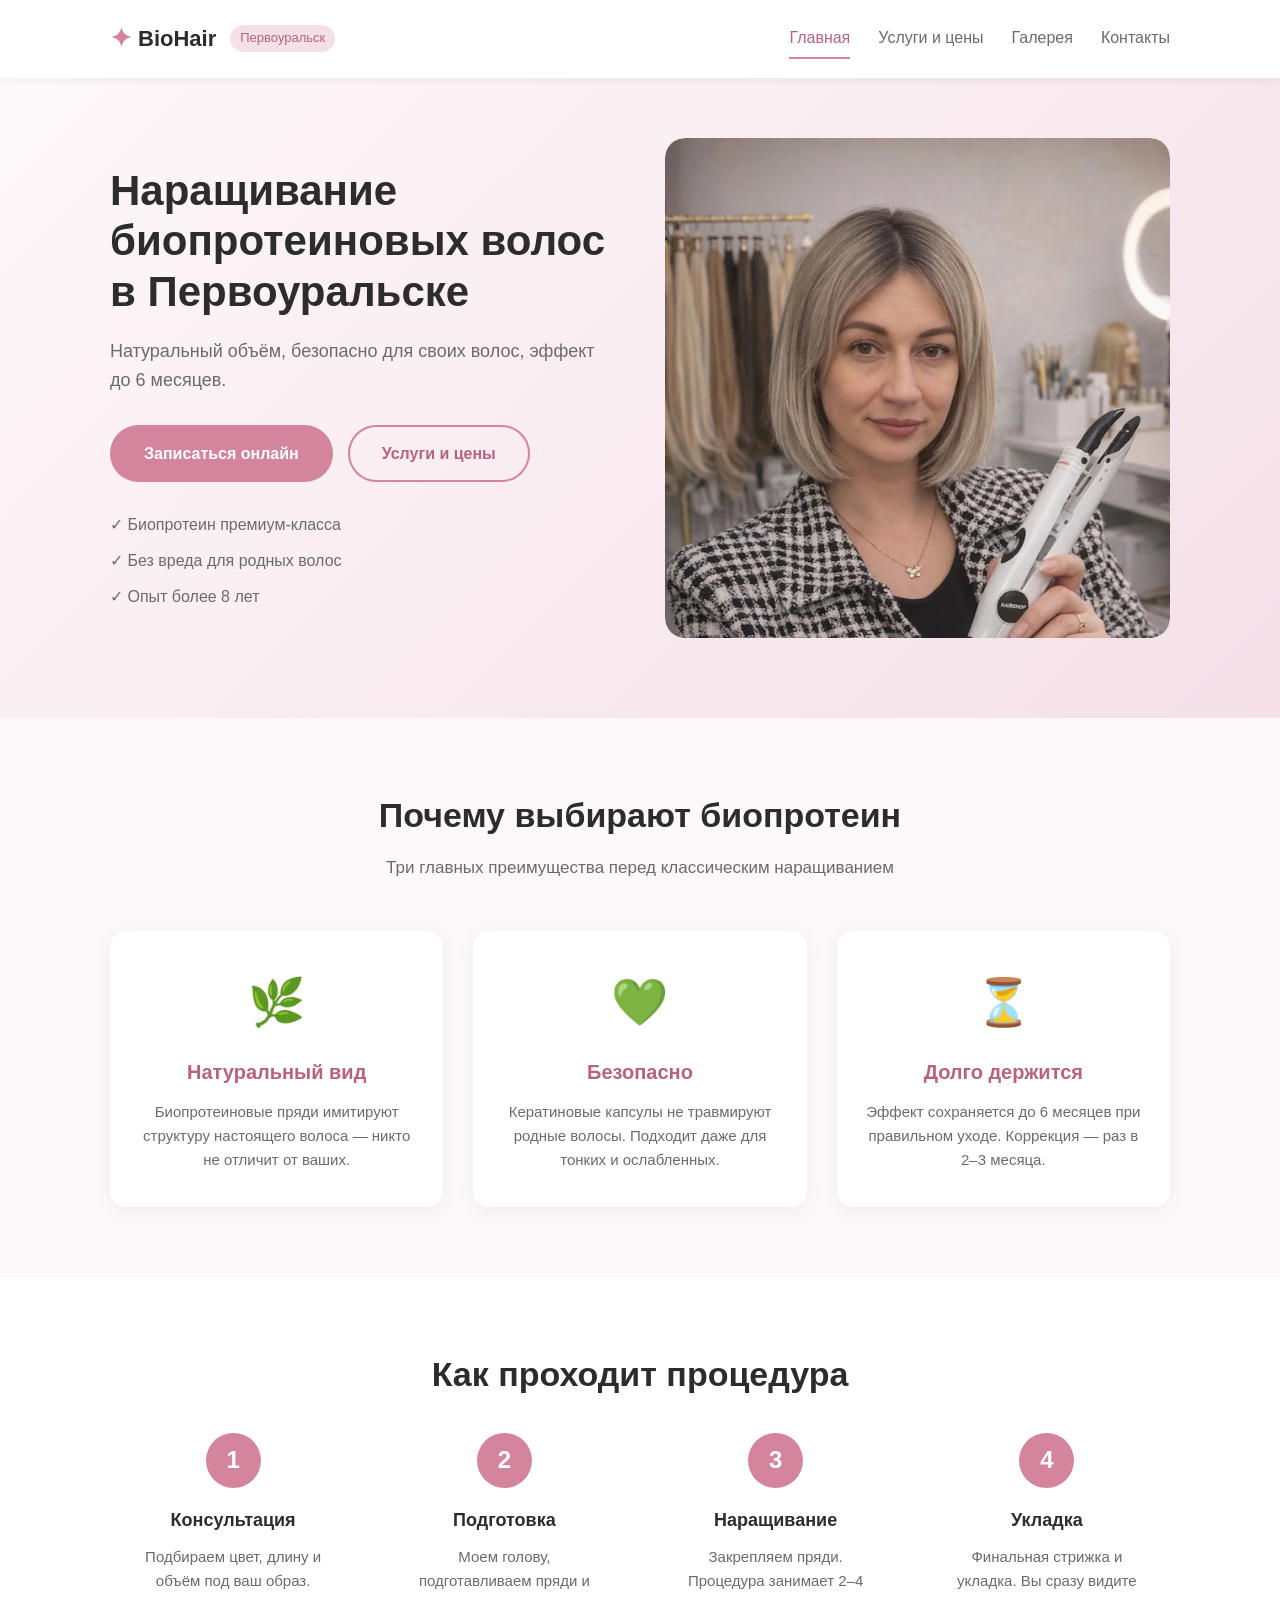
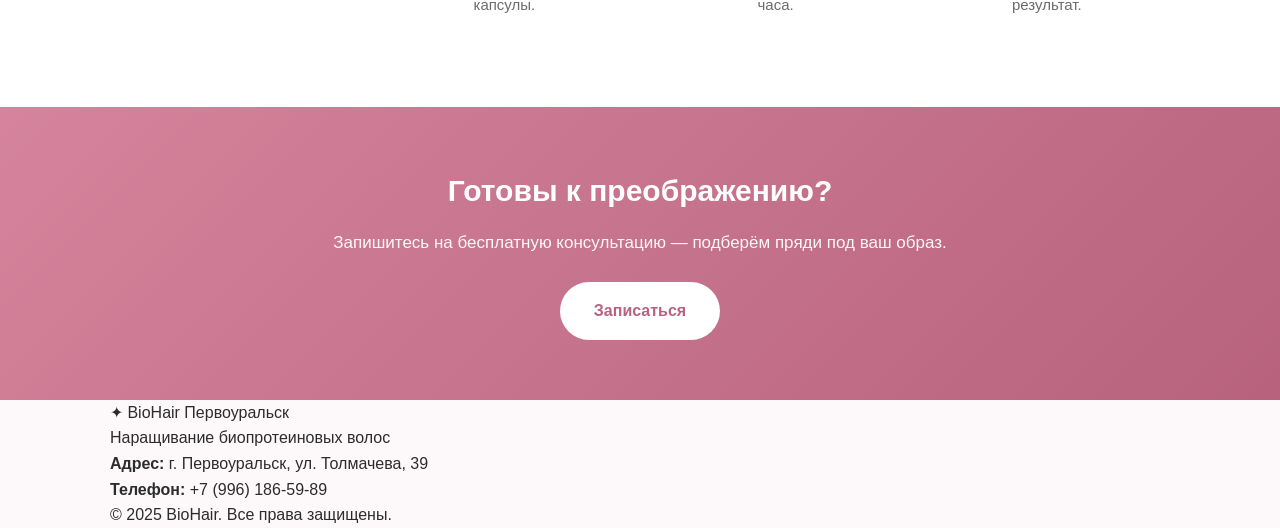
<file: index.html>
<!DOCTYPE html>
<html lang="ru">
<head>
    <meta charset="UTF-8">
    <meta name="viewport" content="width=device-width, initial-scale=1.0">
    <title>Наращивание биопротеиновых волос в Первоуральске | BioHair</title>
    <meta name="description" content="Профессиональное наращивание биопротеиновых волос в Первоуральске. Натуральный вид, безопасно для своих волос. Запись онлайн.">
    <link rel="stylesheet" href="style.css">
</head>
<body>

<header class="header">
    <div class="container header-inner">
        <a href="index.html" class="logo">
            <span class="logo-icon">✦</span> BioHair<span class="logo-city">Первоуральск</span>
        </a>
        <button class="burger" id="burger" aria-label="Меню">☰</button>
        <nav class="nav" id="nav">
            <a href="index.html" class="active">Главная</a>
            <a href="services.html">Услуги и цены</a>
            <a href="gallery.html">Галерея</a>
            <a href="contacts.html">Контакты</a>
        </nav>
    </div>
</header>

<section class="hero">
    <div class="container hero-inner">
        <div class="hero-text">
            <h1>Наращивание биопротеиновых волос в Первоуральске</h1>
            <p class="hero-sub">Натуральный объём, безопасно для своих волос, эффект до 6 месяцев.</p>
            <div class="hero-buttons">
                <a href="contacts.html" class="btn btn-primary">Записаться онлайн</a>
                <a href="services.html" class="btn btn-outline">Услуги и цены</a>
            </div>
            <ul class="hero-features">
                <li>✓ Биопротеин премиум-класса</li>
                <li>✓ Без вреда для родных волос</li>
                <li>✓ Опыт более 8 лет</li>
            </ul>
        </div>
        <div class="hero-image">
            <img src="images/hero1.jpg" alt="Наращивание биопротеиновых волос в Первоуральске">
</div>
    </div>
</section>

<section class="section">
    <div class="container">
        <h2 class="section-title">Почему выбирают биопротеин</h2>
        <p class="section-sub">Три главных преимущества перед классическим наращиванием</p>
        <div class="cards">
            <div class="card">
                <div class="card-icon">🌿</div>
                <h3>Натуральный вид</h3>
                <p>Биопротеиновые пряди имитируют структуру настоящего волоса — никто не отличит от ваших.</p>
            </div>
            <div class="card">
                <div class="card-icon">💚</div>
                <h3>Безопасно</h3>
                <p>Кератиновые капсулы не травмируют родные волосы. Подходит даже для тонких и ослабленных.</p>
            </div>
            <div class="card">
                <div class="card-icon">⏳</div>
                <h3>Долго держится</h3>
                <p>Эффект сохраняется до 6 месяцев при правильном уходе. Коррекция — раз в 2–3 месяца.</p>
            </div>
        </div>
    </div>
</section>

<section class="section section-alt">
    <div class="container">
        <h2 class="section-title">Как проходит процедура</h2>
        <div class="steps">
            <div class="step">
                <div class="step-num">1</div>
                <h3>Консультация</h3>
                <p>Подбираем цвет, длину и объём под ваш образ.</p>
            </div>
            <div class="step">
                <div class="step-num">2</div>
                <h3>Подготовка</h3>
                <p>Моем голову, подготавливаем пряди и капсулы.</p>
            </div>
            <div class="step">
                <div class="step-num">3</div>
                <h3>Наращивание</h3>
                <p>Закрепляем пряди. Процедура занимает 2–4 часа.</p>
            </div>
            <div class="step">
                <div class="step-num">4</div>
                <h3>Укладка</h3>
                <p>Финальная стрижка и укладка. Вы сразу видите результат.</p>
            </div>
        </div>
    </div>
</section>

<section class="cta">
    <div class="container cta-inner">
        <h2>Готовы к преображению?</h2>
        <p>Запишитесь на бесплатную консультацию — подберём пряди под ваш образ.</p>
        <a href="contacts.html" class="btn btn-primary">Записаться</a>
    </div>
</section>

<footer class="footer">
    <div class="container footer-inner">
        <div>
            <p class="footer-logo">✦ BioHair Первоуральск</p>
            <p>Наращивание биопротеиновых волос</p>
        </div>
        <div>
            <p><strong>Адрес:</strong> г. Первоуральск, ул. Толмачева, 39</p>
            <p><strong>Телефон:</strong> <a href="tel:+79961865989">+7 (996) 186-59-89</a></p>
        </div>
        <div>
            <p>© 2025 BioHair. Все права защищены.</p>
        </div>
    </div>
</footer>

<script src="script.js"></script>
</body>
</html>
</file>
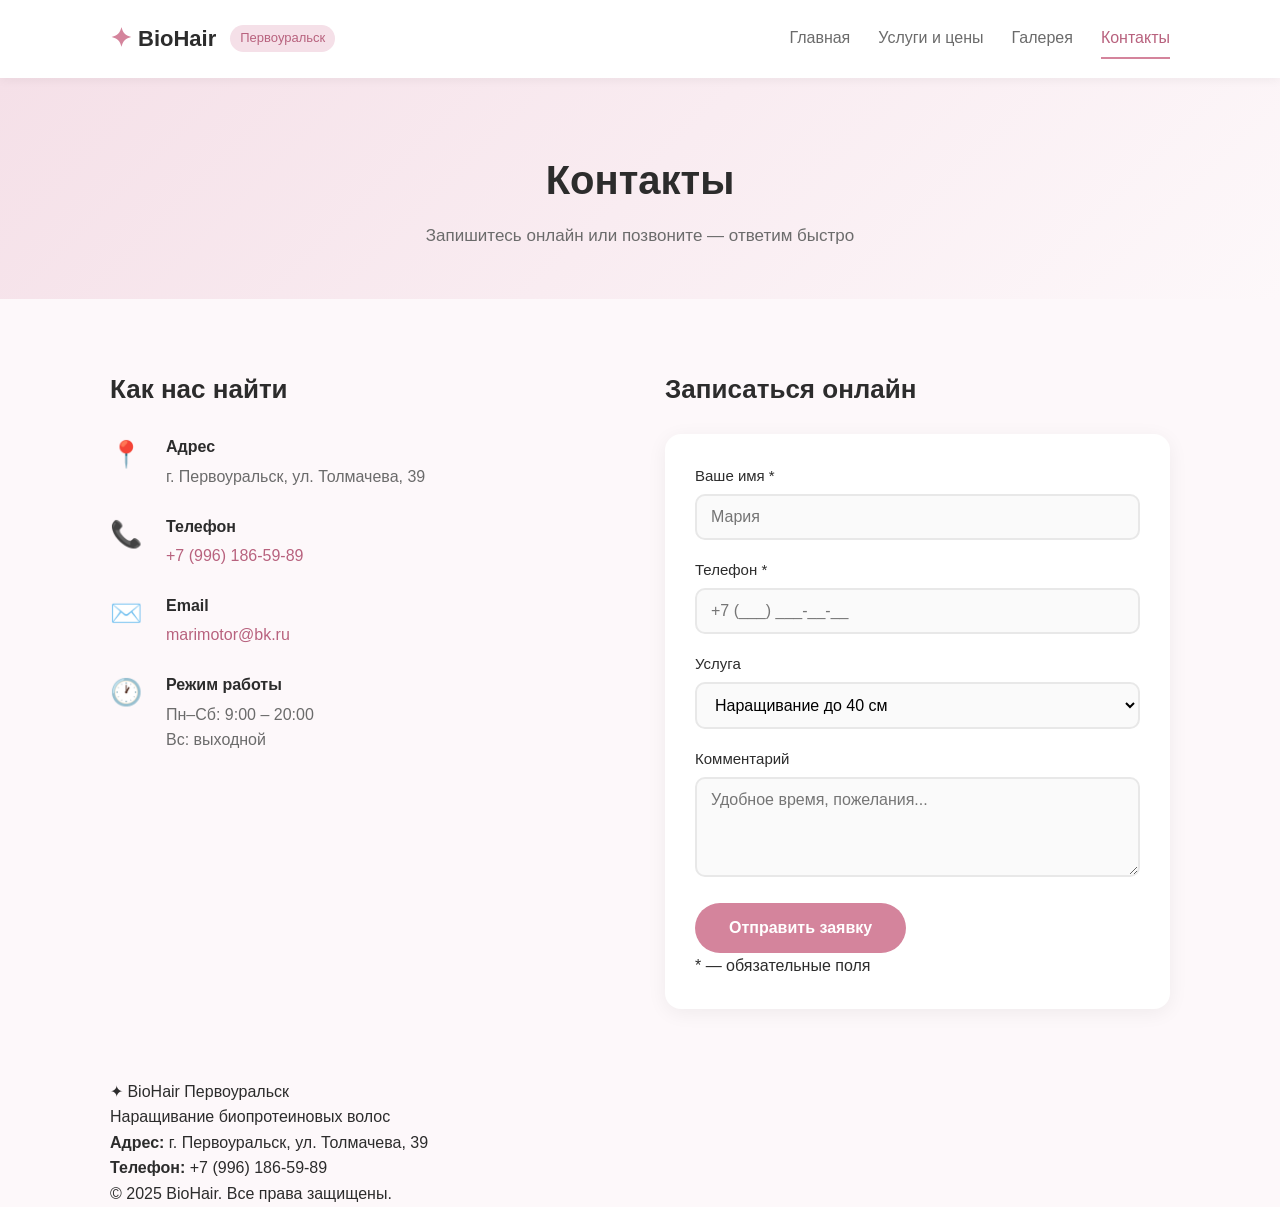
<file: contacts.html>
<!DOCTYPE html>
<html lang="ru">
<head>
    <meta charset="UTF-8">
    <meta name="viewport" content="width=device-width, initial-scale=1.0">
    <title>Контакты | BioHair Первоуральск</title>
    <link rel="stylesheet" href="style.css">
</head>
<body>

<header class="header">
    <div class="container header-inner">
        <a href="index.html" class="logo">
            <span class="logo-icon">✦</span> BioHair<span class="logo-city">Первоуральск</span>
        </a>
        <button class="burger" id="burger" aria-label="Меню">☰</button>
        <nav class="nav" id="nav">
            <a href="index.html">Главная</a>
            <a href="services.html">Услуги и цены</a>
            <a href="gallery.html">Галерея</a>
            <a href="contacts.html" class="active">Контакты</a>
        </nav>
    </div>
</header>

<section class="page-hero">
    <div class="container">
        <h1>Контакты</h1>
        <p>Запишитесь онлайн или позвоните — ответим быстро</p>
    </div>
</section>

<section class="section">
    <div class="container contacts-grid">

        <div class="contact-info">
            <h2>Как нас найти</h2>

            <div class="contact-item">
                <div class="contact-icon">📍</div>
                <div>
                    <strong>Адрес</strong>
                    <p>г. Первоуральск, ул. Толмачева, 39</p>
                </div>
            </div>

            <div class="contact-item">
                <div class="contact-icon">📞</div>
                <div>
                    <strong>Телефон</strong>
                    <p><a href="tel:+79961865989">+7 (996) 186-59-89</a></p>
                </div>
            </div>

            <div class="contact-item">
                <div class="contact-icon">✉️</div>
                <div>
                    <strong>Email</strong>
                    <p><a href="mailto:marimotor@bk.ru">marimotor@bk.ru</a></p>
                </div>
            </div>

            <div class="contact-item">
                <div class="contact-icon">🕐</div>
                <div>
                    <strong>Режим работы</strong>
                    <p>Пн–Сб: 9:00 – 20:00<br>Вс: выходной</p>
                </div>
            </div>
        </div>

        <div class="contact-form">
            <h2>Записаться онлайн</h2>
            <form id="bookingForm">
                <label for="name">Ваше имя *</label>
                <input type="text" id="name" placeholder="Мария" required>

                <label for="phone">Телефон *</label>
                <input type="tel" id="phone" placeholder="+7 (___) ___-__-__" required>

                <label for="service">Услуга</label>
                <select id="service">
                    <option>Наращивание до 40 см</option>
                    <option>Наращивание 40–60 см</option>
                    <option>Наращивание от 60 см</option>
                    <option>Коррекция</option>
                    <option>Снятие волос</option>
                    <option>Уход и укладка</option>
                </select>

                <label for="comment">Комментарий</label>
                <textarea id="comment" rows="4" placeholder="Удобное время, пожелания..."></textarea>

                <button type="submit" class="btn btn-primary">Отправить заявку</button>
                <p class="form-note">* — обязательные поля</p>
            </form>

            <div id="formResult" class="form-result"></div>
        </div>

    </div>
</section>

<footer class="footer">
    <div class="container footer-inner">
        <div>
            <p class="footer-logo">✦ BioHair Первоуральск</p>
            <p>Наращивание биопротеиновых волос</p>
        </div>
        <div>
            <p><strong>Адрес:</strong> г. Первоуральск, ул. Толмачева, 39</p>
            <p><strong>Телефон:</strong> <a href="tel:+79961865989">+7 (996) 186-59-89</a></p>
        </div>
        <div>
            <p>© 2025 BioHair. Все права защищены.</p>
        </div>
    </div>
</footer>

<script src="script.js"></script>
</body>
</html>
</file>
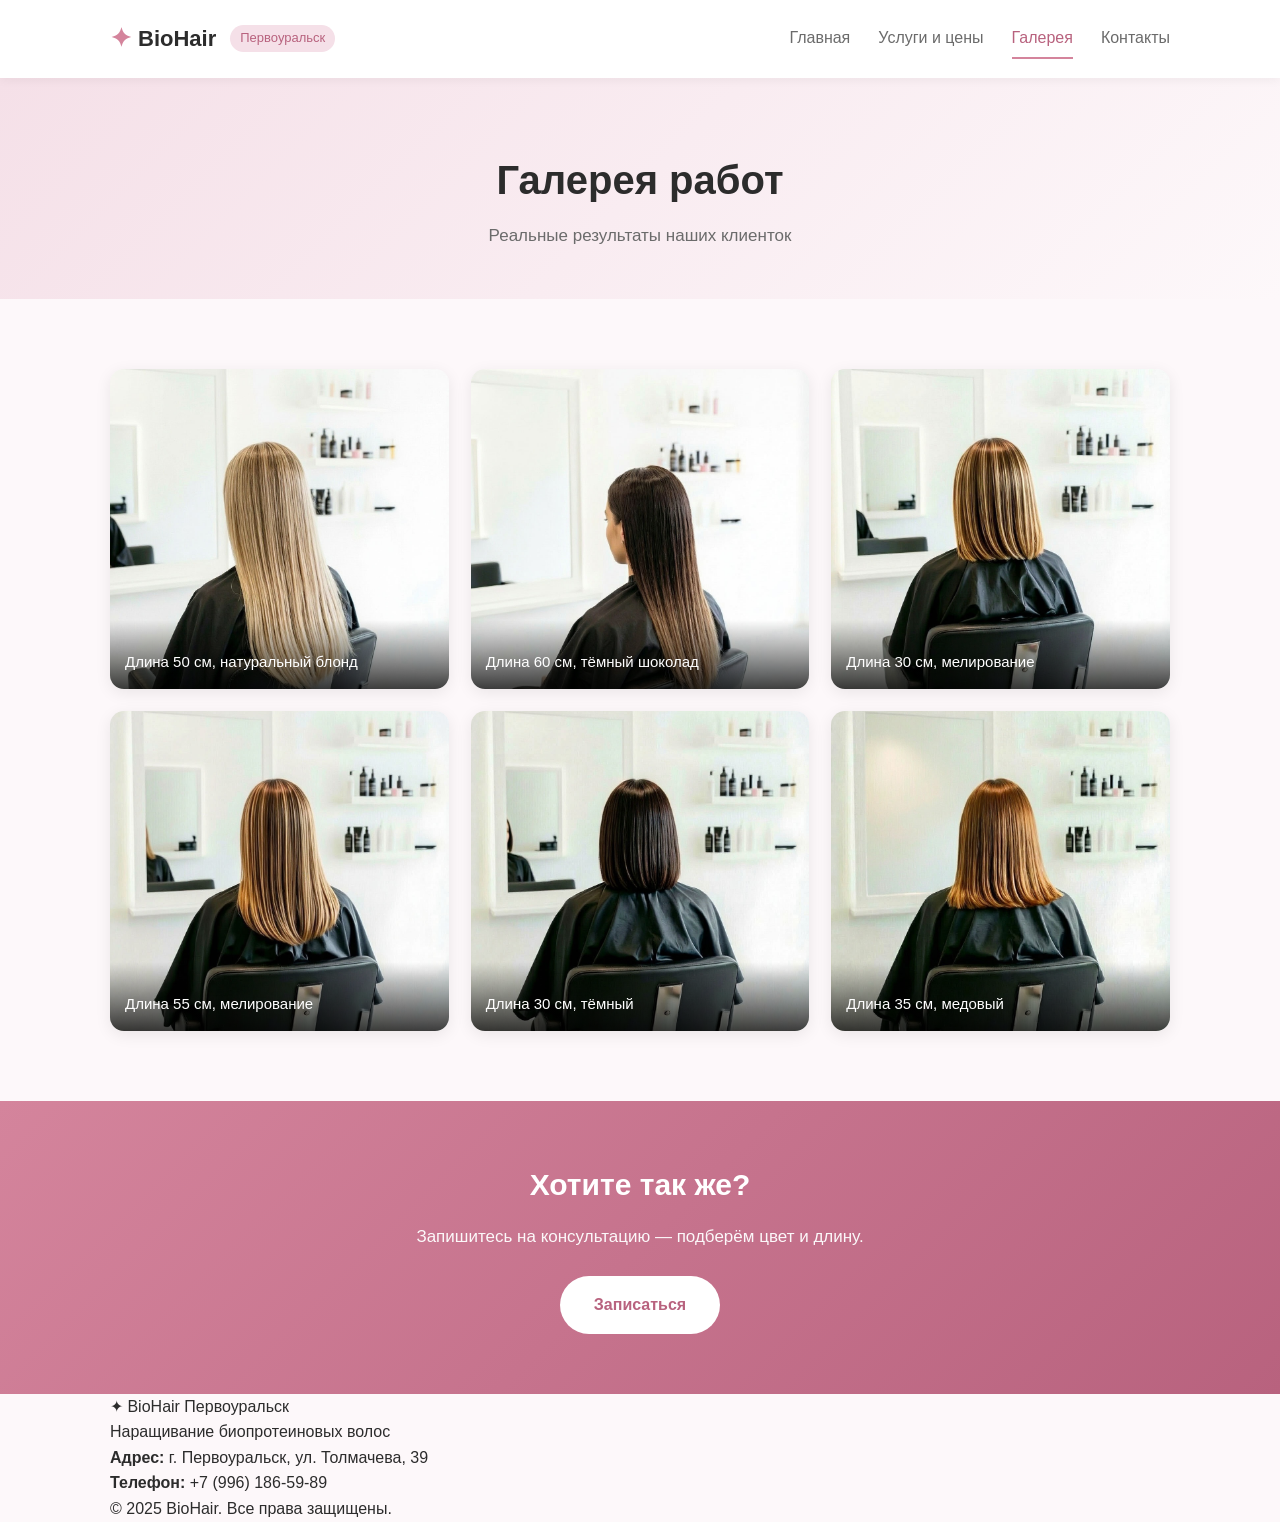
<file: gallery.html>
<!DOCTYPE html>
<html lang="ru">
<head>
    <meta charset="UTF-8">
    <meta name="viewport" content="width=device-width, initial-scale=1.0">
    <title>Галерея работ | BioHair Первоуральск</title>
    <link rel="stylesheet" href="style.css">
</head>
<body>

<header class="header">
    <div class="container header-inner">
        <a href="index.html" class="logo">
            <span class="logo-icon">✦</span> BioHair<span class="logo-city">Первоуральск</span>
        </a>
        <button class="burger" id="burger" aria-label="Меню">☰</button>
        <nav class="nav" id="nav">
            <a href="index.html">Главная</a>
            <a href="services.html">Услуги и цены</a>
            <a href="gallery.html" class="active">Галерея</a>
            <a href="contacts.html">Контакты</a>
        </nav>
    </div>
</header>

<section class="page-hero">
    <div class="container">
        <h1>Галерея работ</h1>
        <p>Реальные результаты наших клиенток</p>
    </div>
</section>

<section class="section">
    <div class="container">
        <div class="gallery">

            <div class="gallery-item">
                <img src="images/1.jpg" alt="Работа 1">
                <div class="gallery-caption">Длина 50 см, натуральный блонд</div>
            </div>

            <div class="gallery-item">
                <img src="images/2.jpg" alt="Работа 2">
                <div class="gallery-caption">Длина 60 см, тёмный шоколад</div>
            </div>

            <div class="gallery-item">
                <img src="images/3.jpg"" alt="Работа 3">
                <div class="gallery-caption">Длина 30 см, мелирование</div>
            </div>

            <div class="gallery-item">
                <img src="images/5.jpg" alt="Работа 4">
                <div class="gallery-caption">Длина 55 см, мелирование</div>
            </div>

            <div class="gallery-item">
                <img src="images/4.jpg" alt="Работа 4">
                <div class="gallery-caption">Длина 30 см, тёмный</div>
            </div>

            <div class="gallery-item">
                <img src="images/6.jpg" alt="Работа 6">
                <div class="gallery-caption">Длина 35 см, медовый</div>
            </div>

        </div>
    </div>
</section>

<section class="cta">
    <div class="container cta-inner">
        <h2>Хотите так же?</h2>
        <p>Запишитесь на консультацию — подберём цвет и длину.</p>
        <a href="contacts.html" class="btn btn-primary">Записаться</a>
    </div>
</section>

<footer class="footer">
    <div class="container footer-inner">
        <div>
            <p class="footer-logo">✦ BioHair Первоуральск</p>
            <p>Наращивание биопротеиновых волос</p>
        </div>
        <div>
            <p><strong>Адрес:</strong> г. Первоуральск, ул. Толмачева, 39</p>
            <p><strong>Телефон:</strong> <a href="tel:+79961865989">+7 (996) 186-59-89</a></p>
        </div>
        <div>
            <p>© 2025 BioHair. Все права защищены.</p>
        </div>
    </div>
</footer>

<script src="script.js"></script>
</body>
</html>
</file>
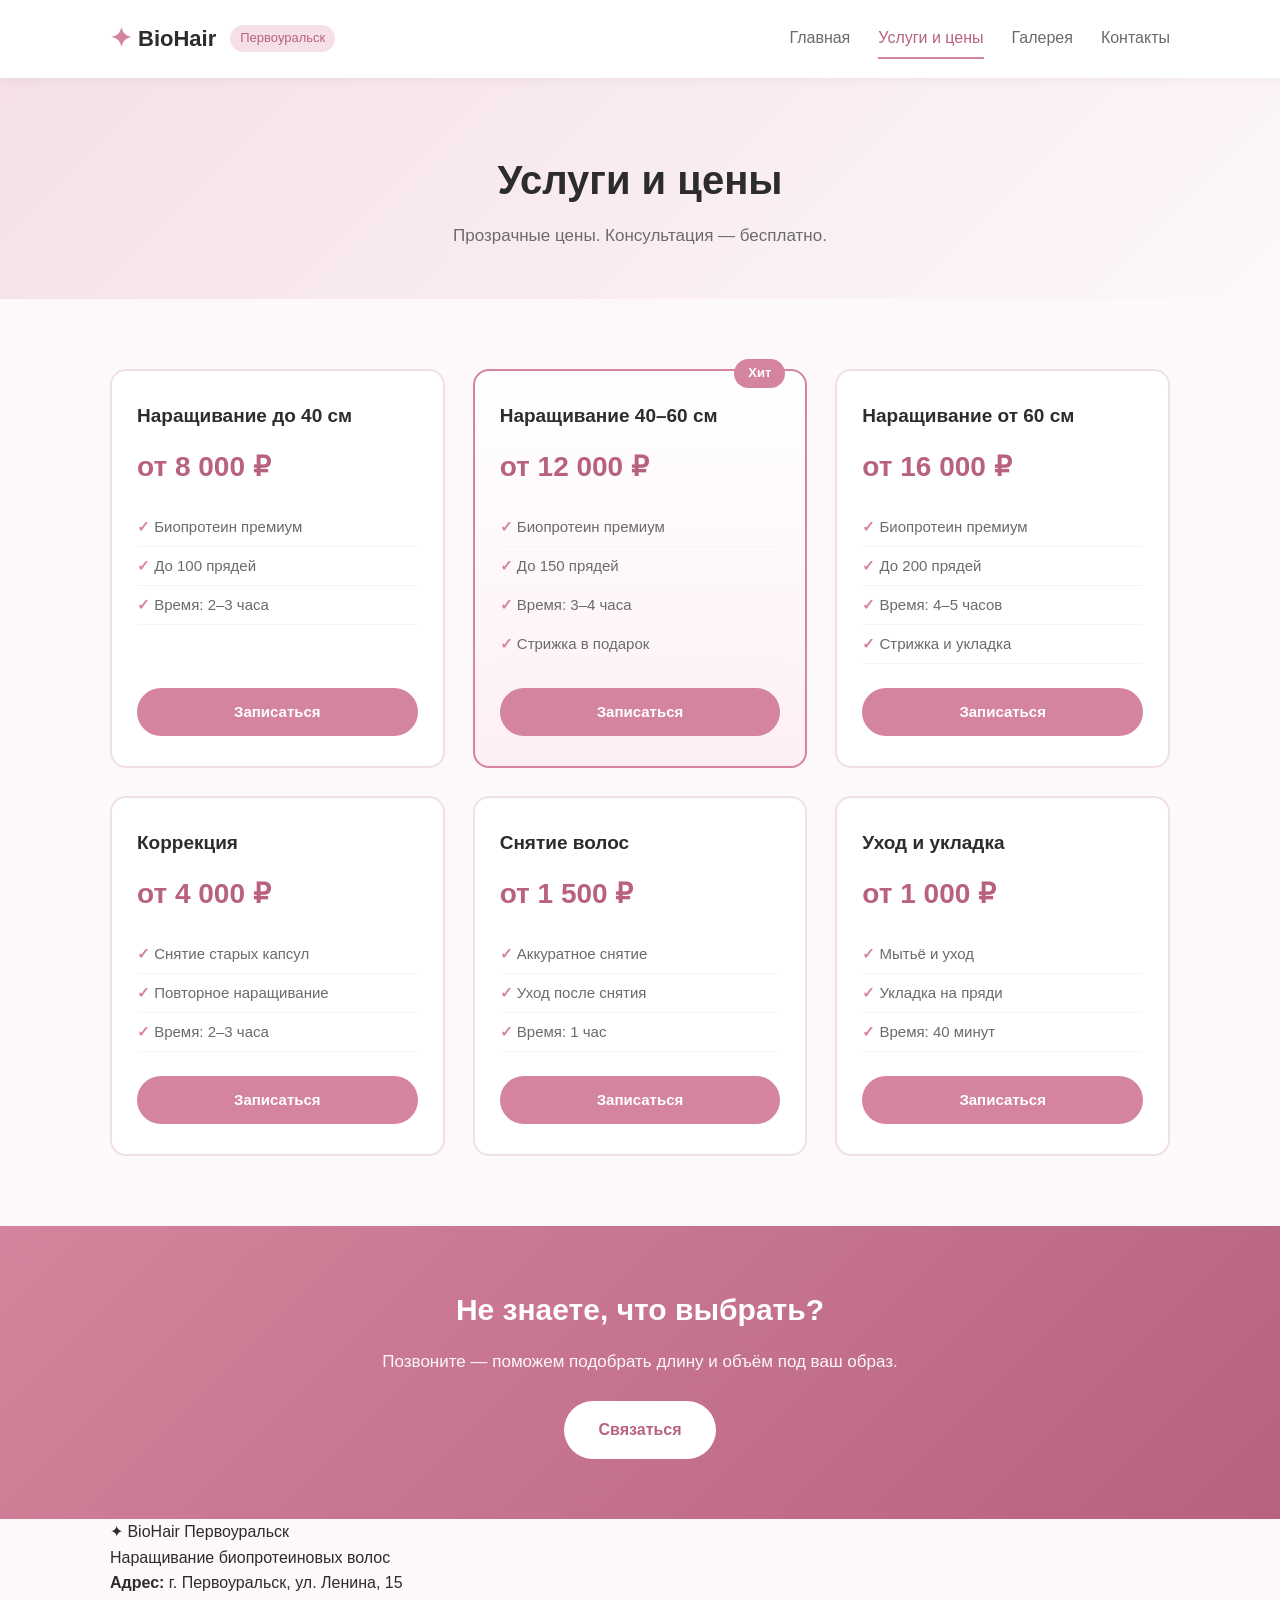
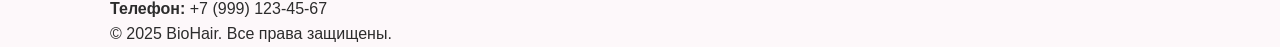
<file: services.html>
<!DOCTYPE html>
<html lang="ru">
<head>
    <meta charset="UTF-8">
    <meta name="viewport" content="width=device-width, initial-scale=1.0">
    <title>Услуги и цены | BioHair Первоуральск</title>
    <link rel="stylesheet" href="style.css">
</head>
<body>

<header class="header">
    <div class="container header-inner">
        <a href="index.html" class="logo">
            <span class="logo-icon">✦</span> BioHair<span class="logo-city">Первоуральск</span>
        </a>
        <button class="burger" id="burger" aria-label="Меню">☰</button>
        <nav class="nav" id="nav">
            <a href="index.html">Главная</a>
            <a href="services.html" class="active">Услуги и цены</a>
            <a href="gallery.html">Галерея</a>
            <a href="contacts.html">Контакты</a>
        </nav>
    </div>
</header>

<section class="page-hero">
    <div class="container">
        <h1>Услуги и цены</h1>
        <p>Прозрачные цены. Консультация — бесплатно.</p>
    </div>
</section>

<section class="section">
    <div class="container">
        <div class="price-grid">

            <div class="price-card">
                <h3>Наращивание до 40 см</h3>
                <p class="price">от 8 000 ₽</p>
                <ul>
                    <li>Биопротеин премиум</li>
                    <li>До 100 прядей</li>
                    <li>Время: 2–3 часа</li>
                </ul>
                <a href="contacts.html" class="btn btn-primary btn-small">Записаться</a>
            </div>

            <div class="price-card featured">
                <div class="badge">Хит</div>
                <h3>Наращивание 40–60 см</h3>
                <p class="price">от 12 000 ₽</p>
                <ul>
                    <li>Биопротеин премиум</li>
                    <li>До 150 прядей</li>
                    <li>Время: 3–4 часа</li>
                    <li>Стрижка в подарок</li>
                </ul>
                <a href="contacts.html" class="btn btn-primary btn-small">Записаться</a>
            </div>

            <div class="price-card">
                <h3>Наращивание от 60 см</h3>
                <p class="price">от 16 000 ₽</p>
                <ul>
                    <li>Биопротеин премиум</li>
                    <li>До 200 прядей</li>
                    <li>Время: 4–5 часов</li>
                    <li>Стрижка и укладка</li>
                </ul>
                <a href="contacts.html" class="btn btn-primary btn-small">Записаться</a>
            </div>

            <div class="price-card">
                <h3>Коррекция</h3>
                <p class="price">от 4 000 ₽</p>
                <ul>
                    <li>Снятие старых капсул</li>
                    <li>Повторное наращивание</li>
                    <li>Время: 2–3 часа</li>
                </ul>
                <a href="contacts.html" class="btn btn-primary btn-small">Записаться</a>
            </div>

            <div class="price-card">
                <h3>Снятие волос</h3>
                <p class="price">от 1 500 ₽</p>
                <ul>
                    <li>Аккуратное снятие</li>
                    <li>Уход после снятия</li>
                    <li>Время: 1 час</li>
                </ul>
                <a href="contacts.html" class="btn btn-primary btn-small">Записаться</a>
            </div>

            <div class="price-card">
                <h3>Уход и укладка</h3>
                <p class="price">от 1 000 ₽</p>
                <ul>
                    <li>Мытьё и уход</li>
                    <li>Укладка на пряди</li>
                    <li>Время: 40 минут</li>
                </ul>
                <a href="contacts.html" class="btn btn-primary btn-small">Записаться</a>
            </div>

        </div>
    </div>
</section>

<section class="cta">
    <div class="container cta-inner">
        <h2>Не знаете, что выбрать?</h2>
        <p>Позвоните — поможем подобрать длину и объём под ваш образ.</p>
        <a href="contacts.html" class="btn btn-primary">Связаться</a>
    </div>
</section>

<footer class="footer">
    <div class="container footer-inner">
        <div>
            <p class="footer-logo">✦ BioHair Первоуральск</p>
            <p>Наращивание биопротеиновых волос</p>
        </div>
        <div>
            <p><strong>Адрес:</strong> г. Первоуральск, ул. Ленина, 15</p>
            <p><strong>Телефон:</strong> <a href="tel:+79991234567">+7 (999) 123-45-67</a></p>
        </div>
        <div>
            <p>© 2025 BioHair. Все права защищены.</p>
        </div>
    </div>
</footer>

<script src="script.js"></script>
</body>
</html>
</file>
<file: style.css>
/* ===== Сброс и база ===== */
* {
    margin: 0;
    padding: 0;
    box-sizing: border-box;
}

:root {
    --pink: #d4849c;
    --pink-dark: #b8627e;
    --pink-light: #f5e0e8;
    --dark: #2c2c2c;
    --gray: #6b6b6b;
    --bg: #fdf8fa;
    --white: #ffffff;
}

body {
    font-family: 'Segoe UI', Arial, sans-serif;
    background: var(--bg);
    color: var(--dark);
    line-height: 1.6;
}

a {
    color: inherit;
    text-decoration: none;
}

img {
    max-width: 100%;
    display: block;
}

.container {
    max-width: 1100px;
    margin: 0 auto;
    padding: 0 20px;
}

/* ===== Кнопки ===== */
.btn {
    display: inline-block;
    padding: 14px 32px;
    border-radius: 50px;
    font-size: 16px;
    font-weight: 600;
    cursor: pointer;
    transition: all 0.3s;
    border: 2px solid transparent;
    text-align: center;
}

.btn-primary {
    background: var(--pink);
    color: white;
}

.btn-primary:hover {
    background: var(--pink-dark);
    transform: translateY(-2px);
    box-shadow: 0 6px 16px rgba(212, 132, 156, 0.4);
}

.btn-outline {
    background: transparent;
    color: var(--pink-dark);
    border: 2px solid var(--pink);
}

.btn-outline:hover {
    background: var(--pink);
    color: white;
}

.btn-small {
    padding: 10px 22px;
    font-size: 15px;
    width: 100%;
}

/* ===== Шапка ===== */
.header {
    background: white;
    box-shadow: 0 2px 10px rgba(0, 0, 0, 0.05);
    position: sticky;
    top: 0;
    z-index: 100;
}

.header-inner {
    display: flex;
    justify-content: space-between;
    align-items: center;
    padding: 18px 20px;
}

.logo {
    font-size: 22px;
    font-weight: 700;
    color: var(--dark);
    display: flex;
    align-items: center;
    gap: 6px;
}

.logo-icon {
    color: var(--pink);
    font-size: 26px;
}

.logo-city {
    font-size: 13px;
    color: var(--pink-dark);
    font-weight: 400;
    background: var(--pink-light);
    padding: 3px 10px;
    border-radius: 20px;
    margin-left: 8px;
}

.nav {
    display: flex;
    gap: 28px;
}

.nav a {
    font-weight: 500;
    color: var(--gray);
    transition: color 0.3s;
    padding: 6px 0;
    border-bottom: 2px solid transparent;
}

.nav a:hover,
.nav a.active {
    color: var(--pink-dark);
    border-bottom-color: var(--pink);
}

.burger {
    display: none;
    background: none;
    border: none;
    font-size: 28px;
    cursor: pointer;
    color: var(--dark);
}

/* ===== Hero ===== */
.hero {
    padding: 60px 0 80px;
    background: linear-gradient(135deg, #fdf8fa 0%, #f5e0e8 100%);
}

.hero-inner {
    display: grid;
    grid-template-columns: 1fr 1fr;
    gap: 50px;
    align-items: center;
}

.hero h1 {
    font-size: 42px;
    line-height: 1.2;
    margin-bottom: 20px;
    color: var(--dark);
}

.hero-sub {
    font-size: 18px;
    color: var(--gray);
    margin-bottom: 30px;
}

.hero-buttons {
    display: flex;
    gap: 15px;
    flex-wrap: wrap;
    margin-bottom: 30px;
}

.hero-features {
    list-style: none;
    display: flex;
    flex-direction: column;
    gap: 10px;
    color: var(--gray);
}

.hero-features li {
    font-size: 16px;
}

.hero-image {
    width: 100%;
    border-radius: 20px;
    overflow: hidden;
}

.hero-image img {
    width: 100%;
    max-width: 100%;
    height: 500px;
    object-fit: cover;
    object-position: center top;
    display: block;
    border-radius: 20px;
}

/* ===== Секции ===== */
.section {
    padding: 70px 0;
}

.section-alt {
    background: white;
}

.section-title {
    font-size: 34px;
    text-align: center;
    margin-bottom: 12px;
    color: var(--dark);
}

.section-sub {
    text-align: center;
    color: var(--gray);
    margin-bottom: 50px;
    font-size: 17px;
}

/* ===== Карточки преимуществ ===== */
.cards {
    display: grid;
    grid-template-columns: repeat(3, 1fr);
    gap: 30px;
}

.card {
    background: white;
    padding: 35px 25px;
    border-radius: 16px;
    text-align: center;
    box-shadow: 0 4px 20px rgba(0, 0, 0, 0.06);
    transition: transform 0.3s, box-shadow 0.3s;
}

.card:hover {
    transform: translateY(-6px);
    box-shadow: 0 12px 30px rgba(212, 132, 156, 0.25);
}

.card-icon {
    font-size: 46px;
    margin-bottom: 16px;
}

.card h3 {
    font-size: 20px;
    margin-bottom: 12px;
    color: var(--pink-dark);
}

.card p {
    color: var(--gray);
    font-size: 15px;
}

/* ===== Шаги ===== */
.steps {
    display: grid;
    grid-template-columns: repeat(4, 1fr);
    gap: 25px;
}

.step {
    text-align: center;
    padding: 20px;
}

.step-num {
    width: 55px;
    height: 55px;
    background: var(--pink);
    color: white;
    border-radius: 50%;
    display: flex;
    align-items: center;
    justify-content: center;
    font-size: 24px;
    font-weight: 700;
    margin: 0 auto 18px;
}

.step h3 {
    margin-bottom: 10px;
    font-size: 18px;
}

.step p {
    color: var(--gray);
    font-size: 15px;
}

/* ===== CTA ===== */
.cta {
    background: linear-gradient(135deg, var(--pink) 0%, var(--pink-dark) 100%);
    color: white;
    padding: 60px 0;
    text-align: center;
}

.cta h2 {
    font-size: 30px;
    margin-bottom: 14px;
}

.cta p {
    font-size: 17px;
    margin-bottom: 26px;
    opacity: 0.95;
}

.cta .btn-primary {
    background: white;
    color: var(--pink-dark);
}

.cta .btn-primary:hover {
    background: #f0f0f0;
}

/* ===== Страница-заголовок ===== */
.page-hero {
    background: linear-gradient(135deg, #f5e0e8 0%, #fdf8fa 100%);
    padding: 70px 0 50px;
    text-align: center;
}

.page-hero h1 {
    font-size: 40px;
    margin-bottom: 10px;
}

.page-hero p {
    color: var(--gray);
    font-size: 17px;
}

/* ===== Услуги ===== */
.price-grid {
    display: grid;
    grid-template-columns: repeat(3, 1fr);
    gap: 28px;
}

.price-card {
    background: white;
    padding: 30px 25px;
    border-radius: 16px;
    border: 2px solid #f0e0e6;
    position: relative;
    transition: transform 0.3s, border-color 0.3s;
    display: flex;
    flex-direction: column;
}

.price-card:hover {
    transform: translateY(-5px);
    border-color: var(--pink);
}

.price-card.featured {
    border-color: var(--pink);
    background: linear-gradient(180deg, #fff 0%, #fdf0f5 100%);
}

.badge {
    position: absolute;
    top: -12px;
    right: 20px;
    background: var(--pink);
    color: white;
    padding: 4px 14px;
    border-radius: 20px;
    font-size: 13px;
    font-weight: 600;
}

.price-card h3 {
    font-size: 19px;
    margin-bottom: 14px;
    color: var(--dark);
}

.price {
    font-size: 28px;
    font-weight: 700;
    color: var(--pink-dark);
    margin-bottom: 18px;
}

.price-card ul {
    list-style: none;
    margin-bottom: 24px;
    flex-grow: 1;
}

.price-card li {
    padding: 7px 0;
    color: var(--gray);
    font-size: 15px;
    border-bottom: 1px solid #f5f5f5;
}

.price-card li::before {
    content: "✓ ";
    color: var(--pink);
    font-weight: 700;
}

/* ===== Галерея ===== */
.gallery {
    display: grid;
    grid-template-columns: repeat(3, 1fr);
    gap: 22px;
}

.gallery-item {
    position: relative;
    border-radius: 14px;
    overflow: hidden;
    box-shadow: 0 4px 16px rgba(0, 0, 0, 0.08);
    transition: transform 0.3s;
}

.gallery-item:hover {
    transform: scale(1.03);
}

.gallery-item img {
    width: 100%;
    height: 320px;
    object-fit: cover;
}

.gallery-caption {
    position: absolute;
    bottom: 0;
    left: 0;
    right: 0;
    background: linear-gradient(transparent, rgba(0, 0, 0, 0.75));
    color: white;
    padding: 30px 15px 15px;
    font-size: 15px;
    font-weight: 500;
}

/* ===== Контакты ===== */
.contacts-grid {
    display: grid;
    grid-template-columns: 1fr 1fr;
    gap: 50px;
}

.contact-info h2,
.contact-form h2 {
    font-size: 26px;
    margin-bottom: 24px;
    color: var(--dark);
}

.contact-item {
    display: flex;
    gap: 16px;
    margin-bottom: 24px;
    align-items: flex-start;
}

.contact-icon {
    font-size: 26px;
    min-width: 40px;
}

.contact-item strong {
    display: block;
    margin-bottom: 4px;
    color: var(--dark);
}

.contact-item p {
    color: var(--gray);
}

.contact-item a {
    color: var(--pink-dark);
    font-weight: 500;
}

.contact-item a:hover {
    text-decoration: underline;
}

/* ===== Форма ===== */
.contact-form form {
    background: white;
    padding: 30px;
    border-radius: 16px;
    box-shadow: 0 4px 20px rgba(0, 0, 0, 0.06);
}

.contact-form label {
    display: block;
    margin-bottom: 6px;
    font-weight: 500;
    font-size: 15px;
    color: var(--dark);
}

.contact-form input,
.contact-form select,
.contact-form textarea {
    width: 100%;
    padding: 12px 14px;
    margin-bottom: 18px;
    border: 2px solid #e8e8e8;
    border-radius: 10px;
    font-size: 16px;
    font-family: inherit;
    transition: border-color 0.3s;
    background: #fafafa;
}

.contact-form input:focus,
.contact-form
/* ===================== ПЛАНШЕТЫ (до 1024px) ===================== */
@media (max-width: 1024px) {
    .hero h1 {
        font-size: 34px;
    }

    .cards {
        grid-template-columns: repeat(2, 1fr);
    }

    .steps {
        grid-template-columns: repeat(2, 1fr);
    }

    .price-grid {
        grid-template-columns: repeat(2, 1fr);
    }

    .gallery {
        grid-template-columns: repeat(2, 1fr);
    }
}

/* ===================== ТЕЛЕФОНЫ (до 768px) ===================== */
@media (max-width: 768px) {

    /* --- Отступы --- */
    .container {
        padding: 0 16px;
    }

    .section {
        padding: 45px 0;
    }

    /* --- Шапка и меню --- */
    .header-inner {
        padding: 14px 16px;
        flex-wrap: wrap;
    }

    .burger {
        display: block;      /* показываем кнопку-гамбургер */
        order: 2;
    }

    .nav {
        display: none;        /* прячем меню */
        flex-direction: column;
        width: 100%;
        gap: 0;
        margin-top: 14px;
        order: 3;
    }

    .nav.open {
        display: flex;        /* показываем при клике */
    }

    .nav a {
        padding: 14px 0;
        border-bottom: 1px solid #eee;
        font-size: 16px;
    }

    .logo {
        font-size: 19px;
    }

    .logo-city {
        font-size: 11px;
        padding: 2px 8px;
    }

    /* --- Hero --- */
    .hero {
        padding: 40px 0 50px;
    }

    .hero-inner {
        grid-template-columns: 1fr;   /* одна колонка */
        gap: 30px;
    }

    .hero h1 {
        font-size: 28px;
    }

    .hero-sub {
        font-size: 16px;
    }

    .hero-buttons {
        flex-direction: column;
    }

    .hero-buttons .btn {
        width: 100%;
    }

    .hero-image img {
    height: 180px;         /* на телефоне — невысокая */
        border-radius: 14px;
    }

    /* --- Заголовки секций --- */
    .section-title {
        font-size: 26px;
    }

    .section-sub {
        font-size: 15px;
        margin-bottom: 30px;
    }

    /* --- Карточки, шаги, цены, галерея — в одну колонку --- */
    .cards,
    .steps,
    .price-grid,
    .gallery {
        grid-template-columns: 1fr;
    }

    .card {
        padding: 25px 20px;
    }

    /* --- CTA --- */
    .cta {
        padding: 40px 0;
    }

    .cta h2 {
        font-size: 24px;
    }

    /* --- Страница-заголовок --- */
    .page-hero {
        padding: 50px 0 35px;
    }

    .page-hero h1 {
        font-size: 30px;
    }

    /* --- Контакты --- */
    .contacts-grid {
        grid-template-columns: 1fr;
        gap: 35px;
    }

    .contact-form form {
        padding: 22px;
    }

    /* --- Галерея --- */
    .gallery-item img {
        height: 260px;
    }
}

/* ===================== МАЛЕНЬКИЕ ТЕЛЕФОНЫ (до 480px) ===================== */
@media (max-width: 480px) {

    .hero h1 {
        font-size: 24px;
    }

    .hero-sub {
        font-size: 15px;
    }

    .hero-image img {
        height: 240px;
    }

    .section-title {
        font-size: 22px;
    }

    .page-hero h1 {
        font-size: 26px;
    }

    .price {
        font-size: 24px;
    }

    .gallery-item img {
        height: 220px;
    }

    .cta h2 {
        font-size: 20px;
    }

    .cta p {
        font-size: 15px;
    }
}
/* ===================== ПЛАНШЕТЫ (до 1024px) ===================== */
@media (max-width: 1024px) {
    .hero h1 { font-size: 34px; }
    .cards,
    .steps,
    .price-grid,
    .gallery { grid-template-columns: repeat(2, 1fr); }
}

/* ===================== ТЕЛЕФОНЫ (до 768px) ===================== */
@media (max-width: 768px) {

    .container { padding: 0 16px; }
    .section { padding: 45px 0; }

    /* Шапка и меню */
    .header-inner {
        padding: 14px 16px;
        flex-wrap: wrap;
    }
    .burger {
        display: block;
        order: 2;
        background: none;
        border: none;
        font-size: 28px;
        cursor: pointer;
        color: #2c2c2c;
    }
    .nav {
        display: none;
        flex-direction: column;
        width: 100%;
        gap: 0;
        margin-top: 14px;
        order: 3;
    }
    .nav.open { display: flex; }
    .nav a {
        padding: 14px 0;
        border-bottom: 1px solid #eee;
        font-size: 16px;
    }
    .logo { font-size: 19px; }
    .logo-city { font-size: 11px; padding: 2px 8px; }

    /* Hero */
    .hero { padding: 40px 0 50px; }
    .hero-inner {
        grid-template-columns: 1fr;
        gap: 30px;
    }
    .hero h1 { font-size: 28px; }
    .hero-sub { font-size: 16px; }
    .hero-buttons { flex-direction: column; }
    .hero-buttons .btn { width: 100%; }
    .hero-image img {
        height: auto;           /* высота по пропорциям */
        max-height: 400px;      /* не выше 400px */
        object-fit: contain;    /* фото целиком */
    }

    /* Заголовки */
    .section-title { font-size: 26px; }
    .section-sub { font-size: 15px; margin-bottom: 30px; }

    /* Сетки в одну колонку */
    .cards,
    .steps,
    .price-grid,
    .gallery { grid-template-columns: 1fr; }

    .card { padding: 25px 20px; }

    /* CTA */
    .cta { padding: 40px 0; }
    .cta h2 { font-size: 24px; }

    /* Page hero */
    .page-hero { padding: 50px 0 35px; }
    .page-hero h1 { font-size: 30px; }

    /* Контакты */
    .contacts-grid { grid-template-columns: 1fr; gap: 35px; }
    .contact-form form { padding: 22px; }

    /* Галерея */
    .gallery-item img { height: 260px; }
}

/* ===================== МАЛЫЕ ТЕЛЕФОНЫ (до 480px) ===================== */
@media (max-width: 480px) {
    .hero h1 { font-size: 24px; }
    .hero-sub { font-size: 15px; }
    .hero-image img { height: 240px; }
    .section-title { font-size: 22px; }
    .page-hero h1 { font-size: 26px; }
    .price { font-size: 24px; }
    .gallery-item img { height: 220px; }
    .cta h2 { font-size: 20px; }
    .cta p { font-size: 15px; }
}
</file>
